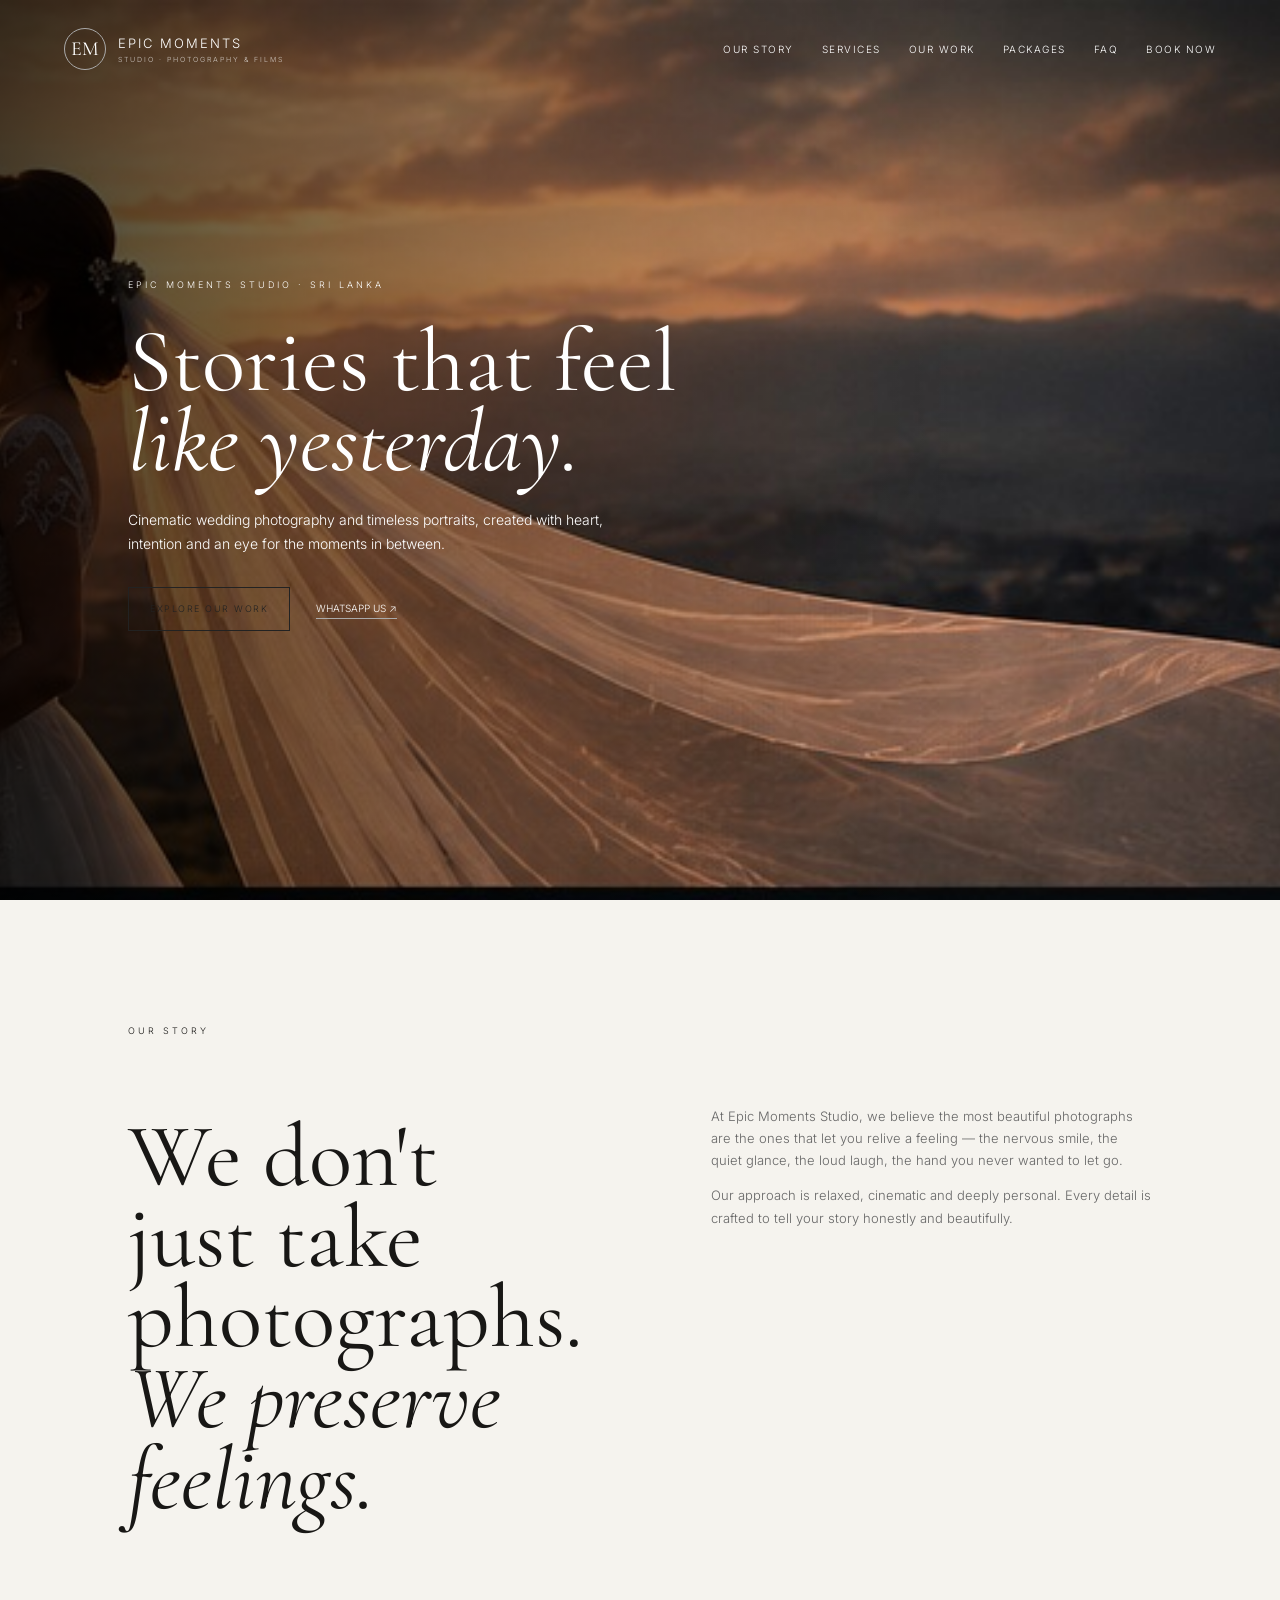
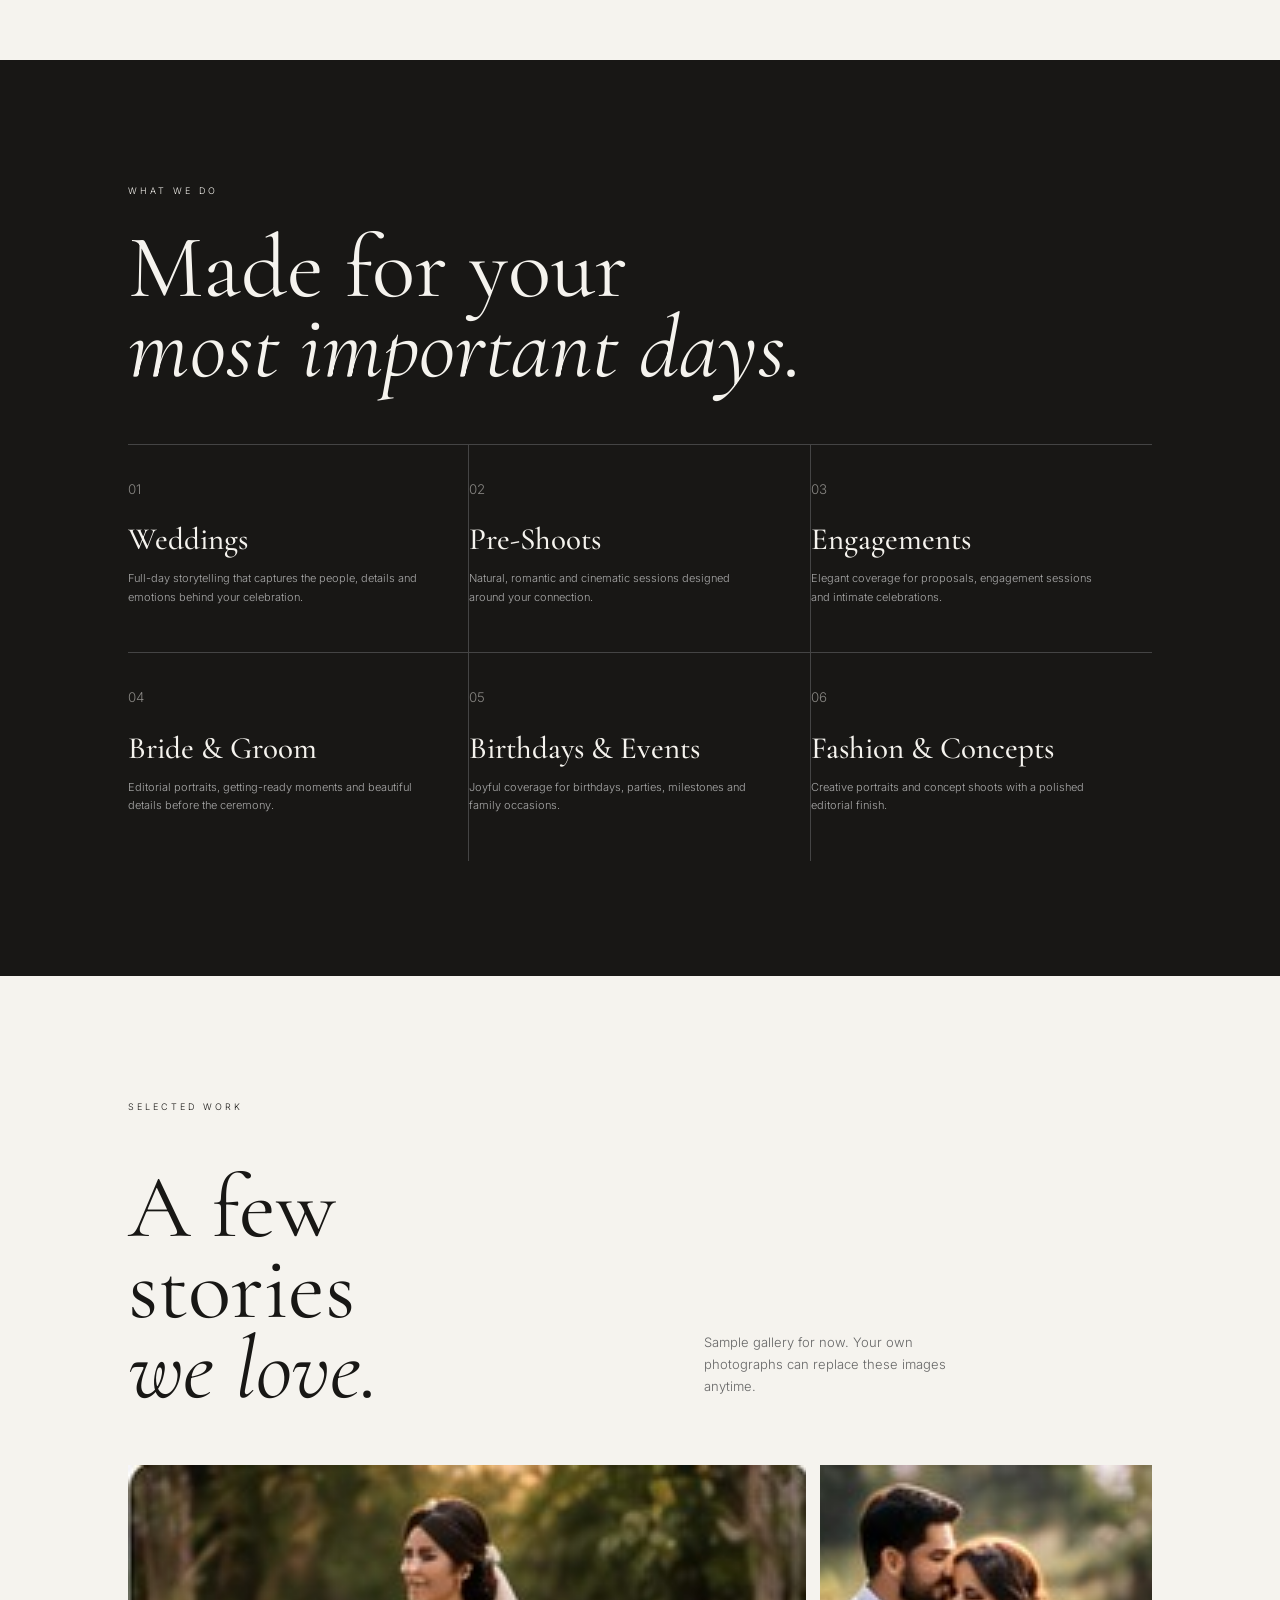
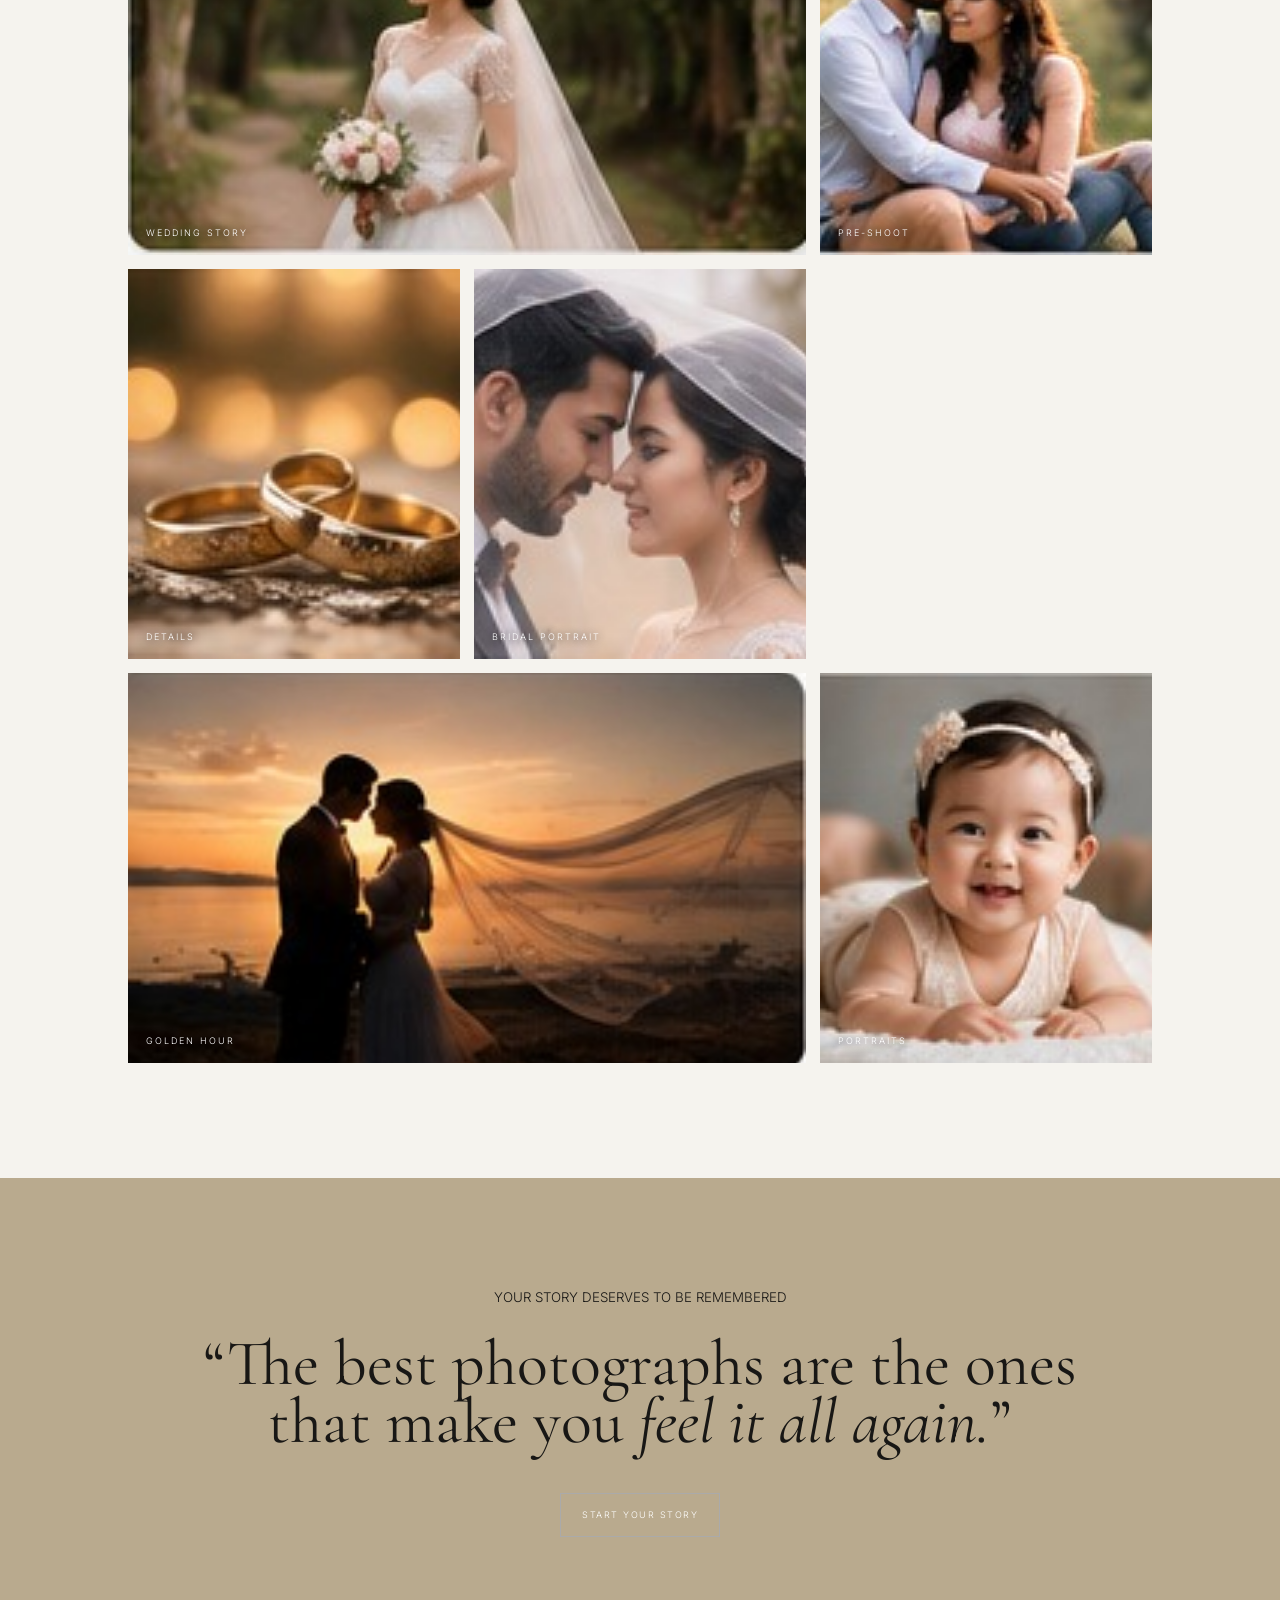
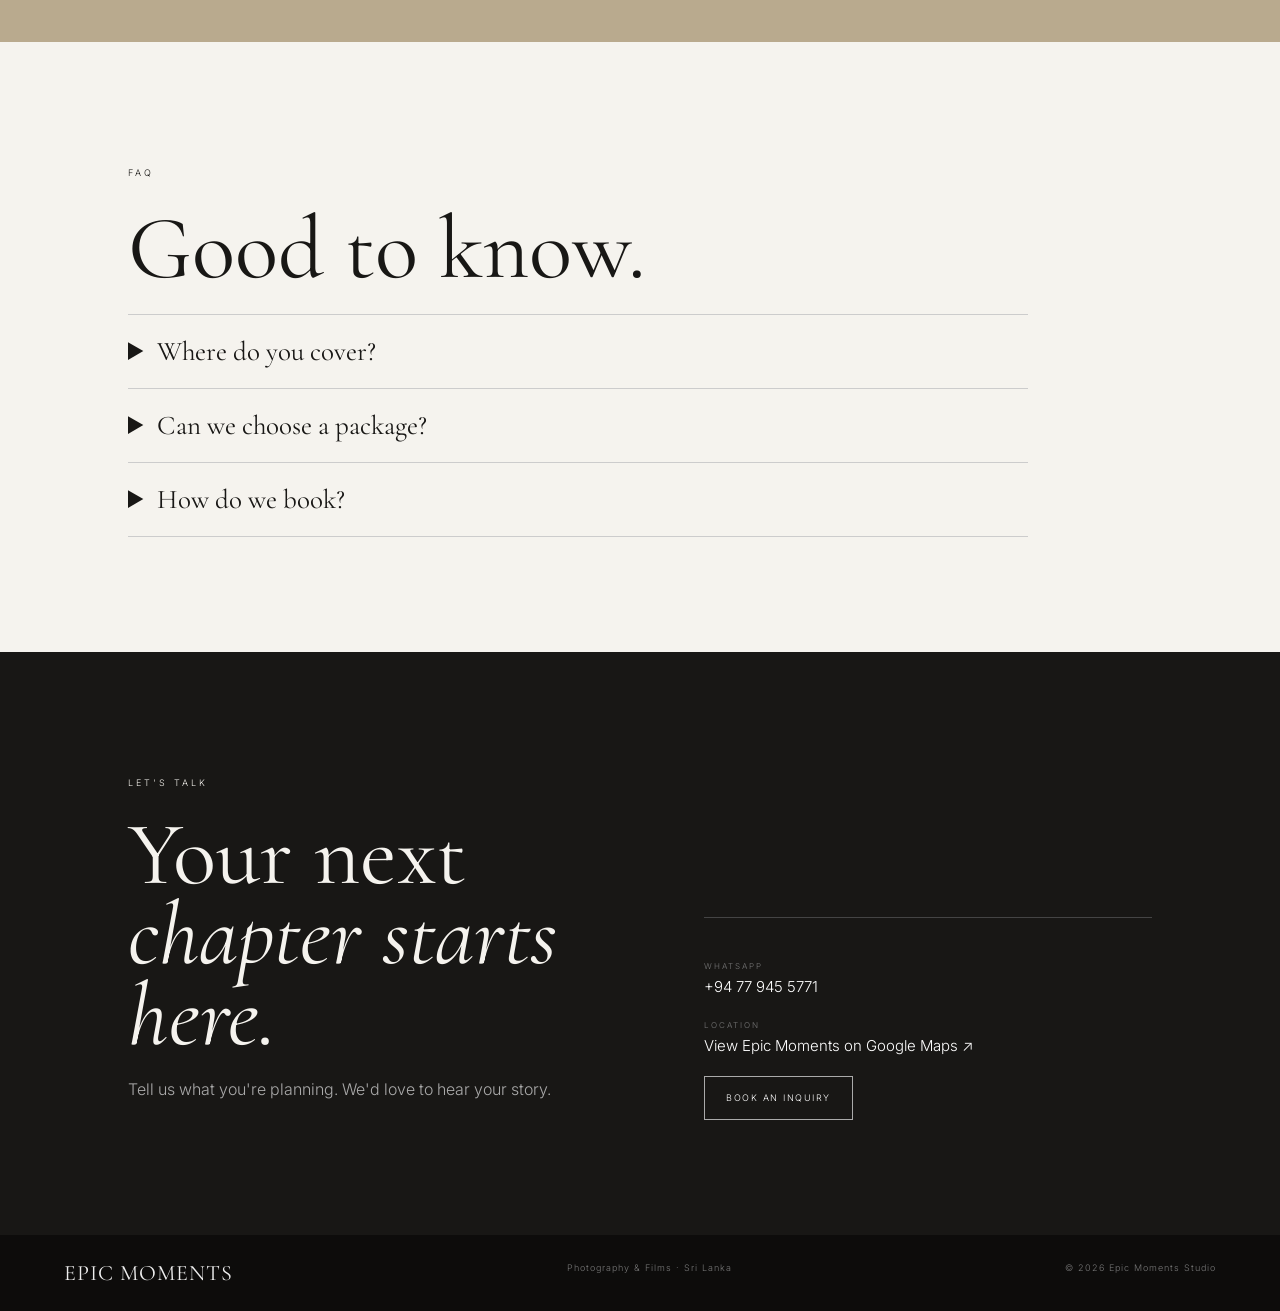
<file: index_clean.html>
<!doctype html>
<html lang="en">
<head>
<meta charset="utf-8">
<meta name="viewport" content="width=device-width,initial-scale=1">
<title>Epic Moments Studio | Photography & Films</title>
<meta name="description" content="Epic Moments Studio — cinematic wedding, pre-shoot and portrait photography in Sri Lanka.">
<link rel="preconnect" href="https://fonts.googleapis.com">
<link rel="preconnect" href="https://fonts.gstatic.com" crossorigin>
<link href="https://fonts.googleapis.com/css2?family=Cormorant+Garamond:wght@400;500;600&family=Inter:wght@300;400;500&display=swap" rel="stylesheet">
<link rel="stylesheet" href="style.css">
</head>
<body>
<header>
  <a class="brand" href="#top"><b>EM</b><span>EPIC MOMENTS<small>STUDIO · PHOTOGRAPHY & FILMS</small></span></a>
  <nav>
    <a href="#story">Our Story</a>
    <a href="#services">Services</a>
    <a href="#work">Our Work</a>
    <a href="packages.html">Packages</a>
    <a href="#faq">FAQ</a>
    <a href="#contact">Book Now</a>
  </nav>
  <button class="menu">☰</button>
</header>
<main id="top">
<section class="hero">
  <img src="hero.jpg" alt="Wedding sample">
  <div class="shade"></div>
  <div class="heroText">
    <small>EPIC MOMENTS STUDIO · SRI LANKA</small>
    <h1>Stories that feel<br><i>like yesterday.</i></h1>
    <p>Cinematic wedding photography and timeless portraits, created with heart, intention and an eye for the moments in between.</p>
    <a class="btn" href="#work">Explore Our Work</a>
    <a class="link light" href="https://wa.me/94779455771">WhatsApp Us ↗</a>
  </div>
</section>
<section id="story" class="section">
  <label>OUR STORY</label>
  <div class="two">
    <h2>We don't just take photographs.<br><i>We preserve feelings.</i></h2>
    <div>
      <p>At Epic Moments Studio, we believe the most beautiful photographs are the ones that let you relive a feeling — the nervous smile, the quiet glance, the loud laugh, the hand you never wanted to let go.</p>
      <p>Our approach is relaxed, cinematic and deeply personal. Every detail is crafted to tell your story honestly and beautifully.</p>
    </div>
  </div>
</section>
<section id="services" class="section dark">
  <label>WHAT WE DO</label>
  <h2>Made for your<br><i>most important days.</i></h2>
  <div class="services">
    <article><small>01</small><h3>Weddings</h3><p>Full-day storytelling that captures the people, details and emotions behind your celebration.</p></article>
    <article><small>02</small><h3>Pre-Shoots</h3><p>Natural, romantic and cinematic sessions designed around your connection.</p></article>
    <article><small>03</small><h3>Engagements</h3><p>Elegant coverage for proposals, engagement sessions and intimate celebrations.</p></article>
    <article><small>04</small><h3>Bride & Groom</h3><p>Editorial portraits, getting-ready moments and beautiful details before the ceremony.</p></article>
    <article><small>05</small><h3>Birthdays & Events</h3><p>Joyful coverage for birthdays, parties, milestones and family occasions.</p></article>
    <article><small>06</small><h3>Fashion & Concepts</h3><p>Creative portraits and concept shoots with a polished editorial finish.</p></article>
  </div>
</section>
<section id="work" class="section">
  <label>SELECTED WORK</label>
  <div class="head"><h2>A few stories<br><i>we love.</i></h2><p>Sample gallery for now. Your own photographs can replace these images anytime.</p></div>
  <div class="gallery">
    <figure class="wide"><img src="wedding.jpg" alt="WEDDING STORY"><figcaption>WEDDING STORY</figcaption></figure>
    <figure><img src="couple.jpg" alt="PRE-SHOOT"><figcaption>PRE-SHOOT</figcaption></figure>
    <figure><img src="rings.jpg" alt="DETAILS"><figcaption>DETAILS</figcaption></figure>
    <figure><img src="bride.jpg" alt="BRIDAL PORTRAIT"><figcaption>BRIDAL PORTRAIT</figcaption></figure>
    <figure class="wide"><img src="sunset.jpg" alt="GOLDEN HOUR"><figcaption>GOLDEN HOUR</figcaption></figure>
    <figure><img src="baby.jpg" alt="PORTRAITS"><figcaption>PORTRAITS</figcaption></figure>
  </div>
</section>
<section class="quote">
  <small>YOUR STORY DESERVES TO BE REMEMBERED</small>
  <h2>“The best photographs are the ones that make you <i>feel it all again.</i>”</h2>
  <a class="btn white" href="https://wa.me/94779455771?text=Hello%20Epic%20Moments%2C%20I%20would%20like%20to%20make%20an%20inquiry%20about%20your%20photography%20services.">Start Your Story</a>
</section>
<section id="faq" class="section">
  <label>FAQ</label>
  <h2>Good to know.</h2>
  <div class="faq">
    <details><summary>Where do you cover?</summary><p>Epic Moments Studio is available for shoots and weddings across Sri Lanka.</p></details>
    <details><summary>Can we choose a package?</summary><p>Yes. Packages can be tailored around coverage hours, albums and additional services.</p></details>
    <details><summary>How do we book?</summary><p>Send your date and requirements on WhatsApp and we will guide you through availability and booking.</p></details>
  </div>
</section>
<section id="contact" class="section dark contact">
  <div><label>LET'S TALK</label><h2>Your next<br><i>chapter starts here.</i></h2><p>Tell us what you're planning. We'd love to hear your story.</p></div>
  <div class="card">
    <small>WHATSAPP</small><a href="https://wa.me/94779455771">+94 77 945 5771</a>
    <small>LOCATION</small><a href="https://maps.app.goo.gl/KuVDJZSEbrnYYhFa6">View Epic Moments on Google Maps ↗</a>
    <a class="btn white" href="https://wa.me/94779455771?text=Hello%20Epic%20Moments%2C%20I%20would%20like%20to%20make%20an%20inquiry%20about%20your%20photography%20services.">Book an Inquiry</a>
  </div>
</section>
</main>
<footer><b>EPIC MOMENTS</b><span>Photography & Films · Sri Lanka</span><span>© 2026 Epic Moments Studio</span></footer>
<script>document.querySelector('.menu').onclick=()=>document.querySelector('nav').classList.toggle('open');</script>
</body>
</html>
</file>
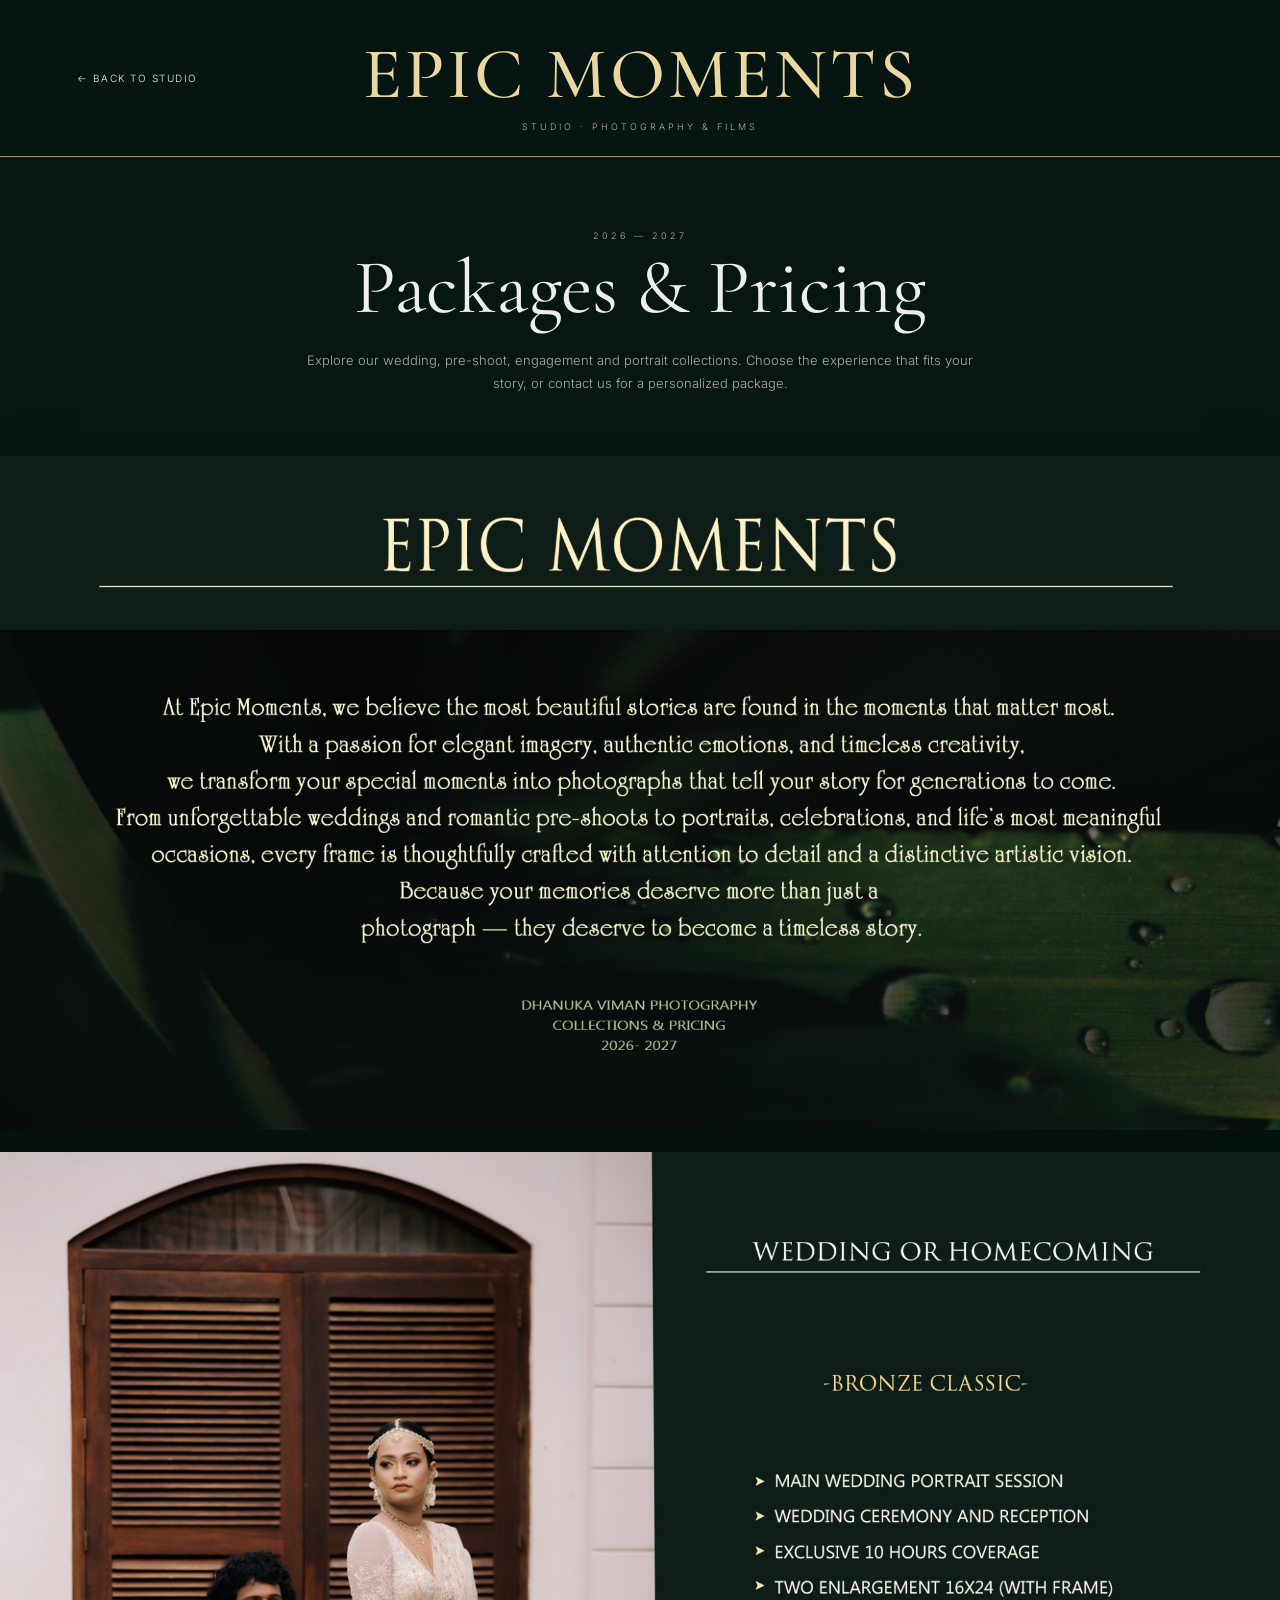
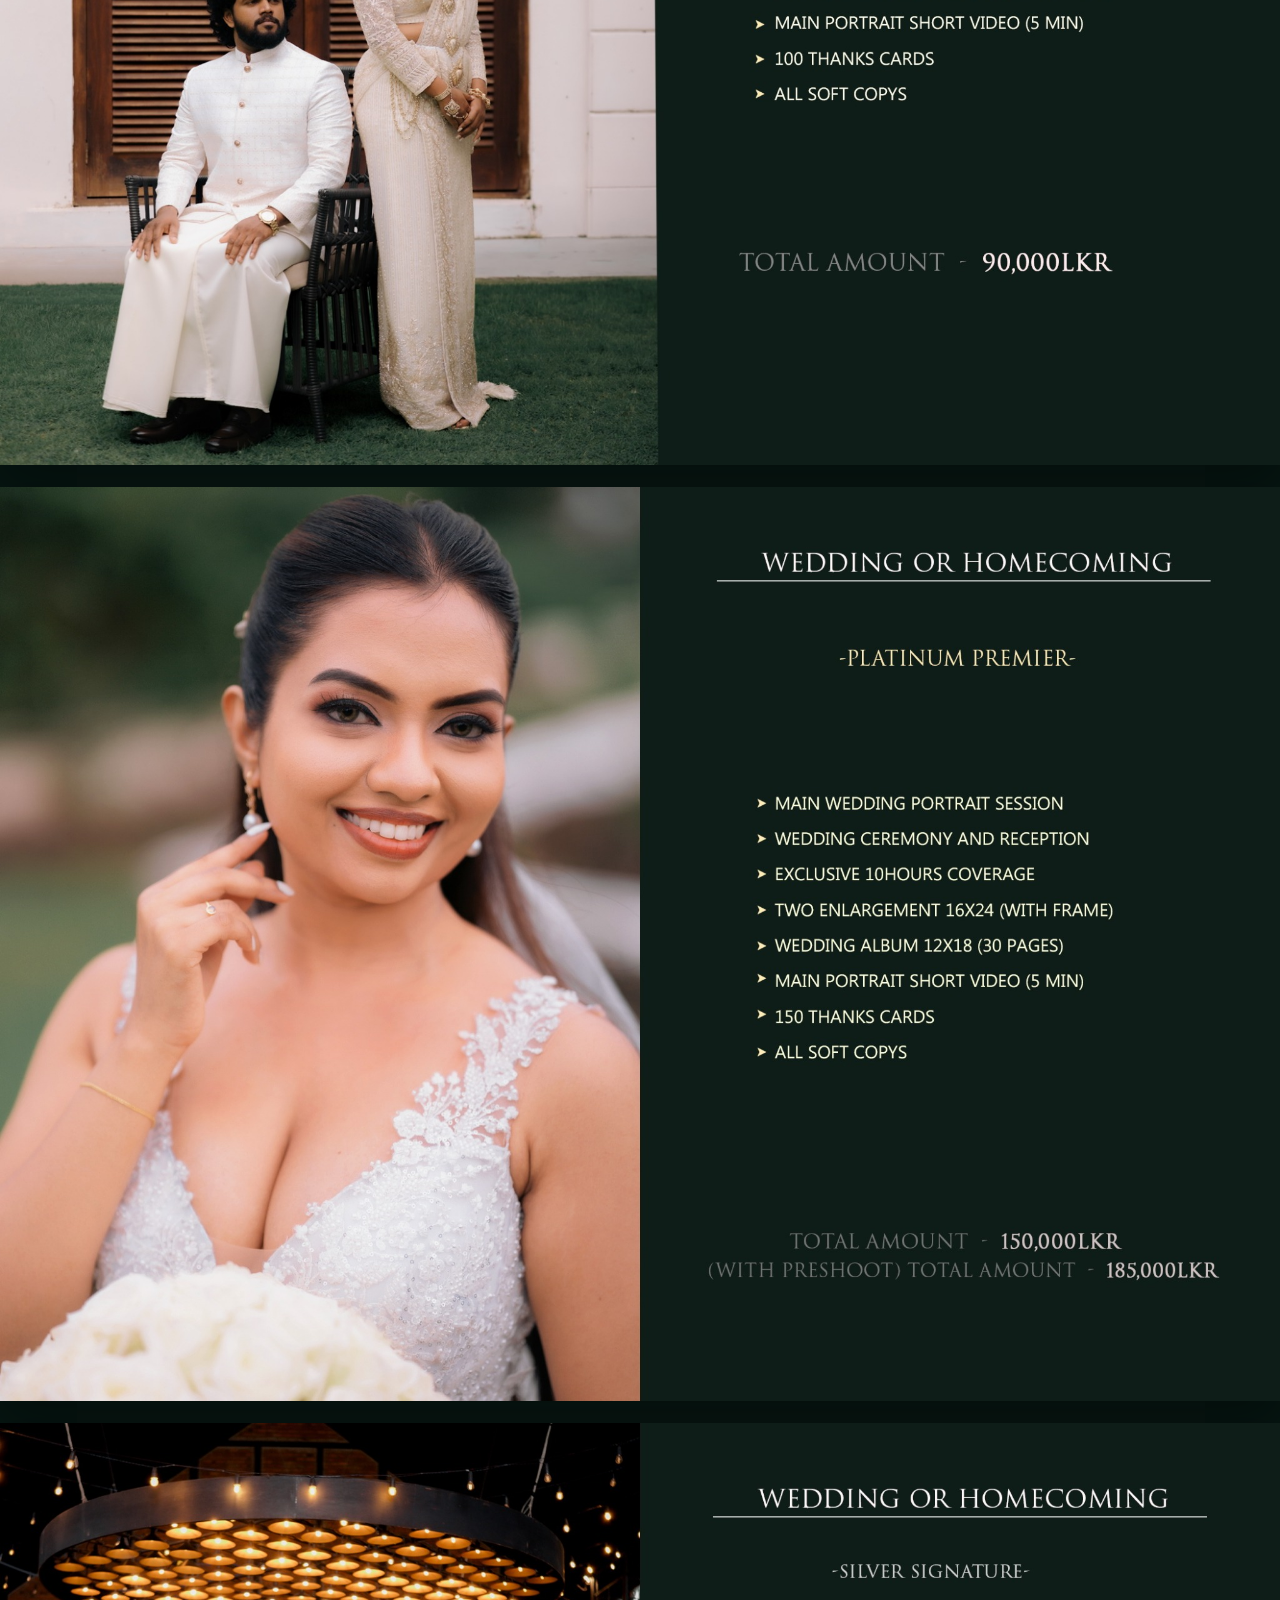
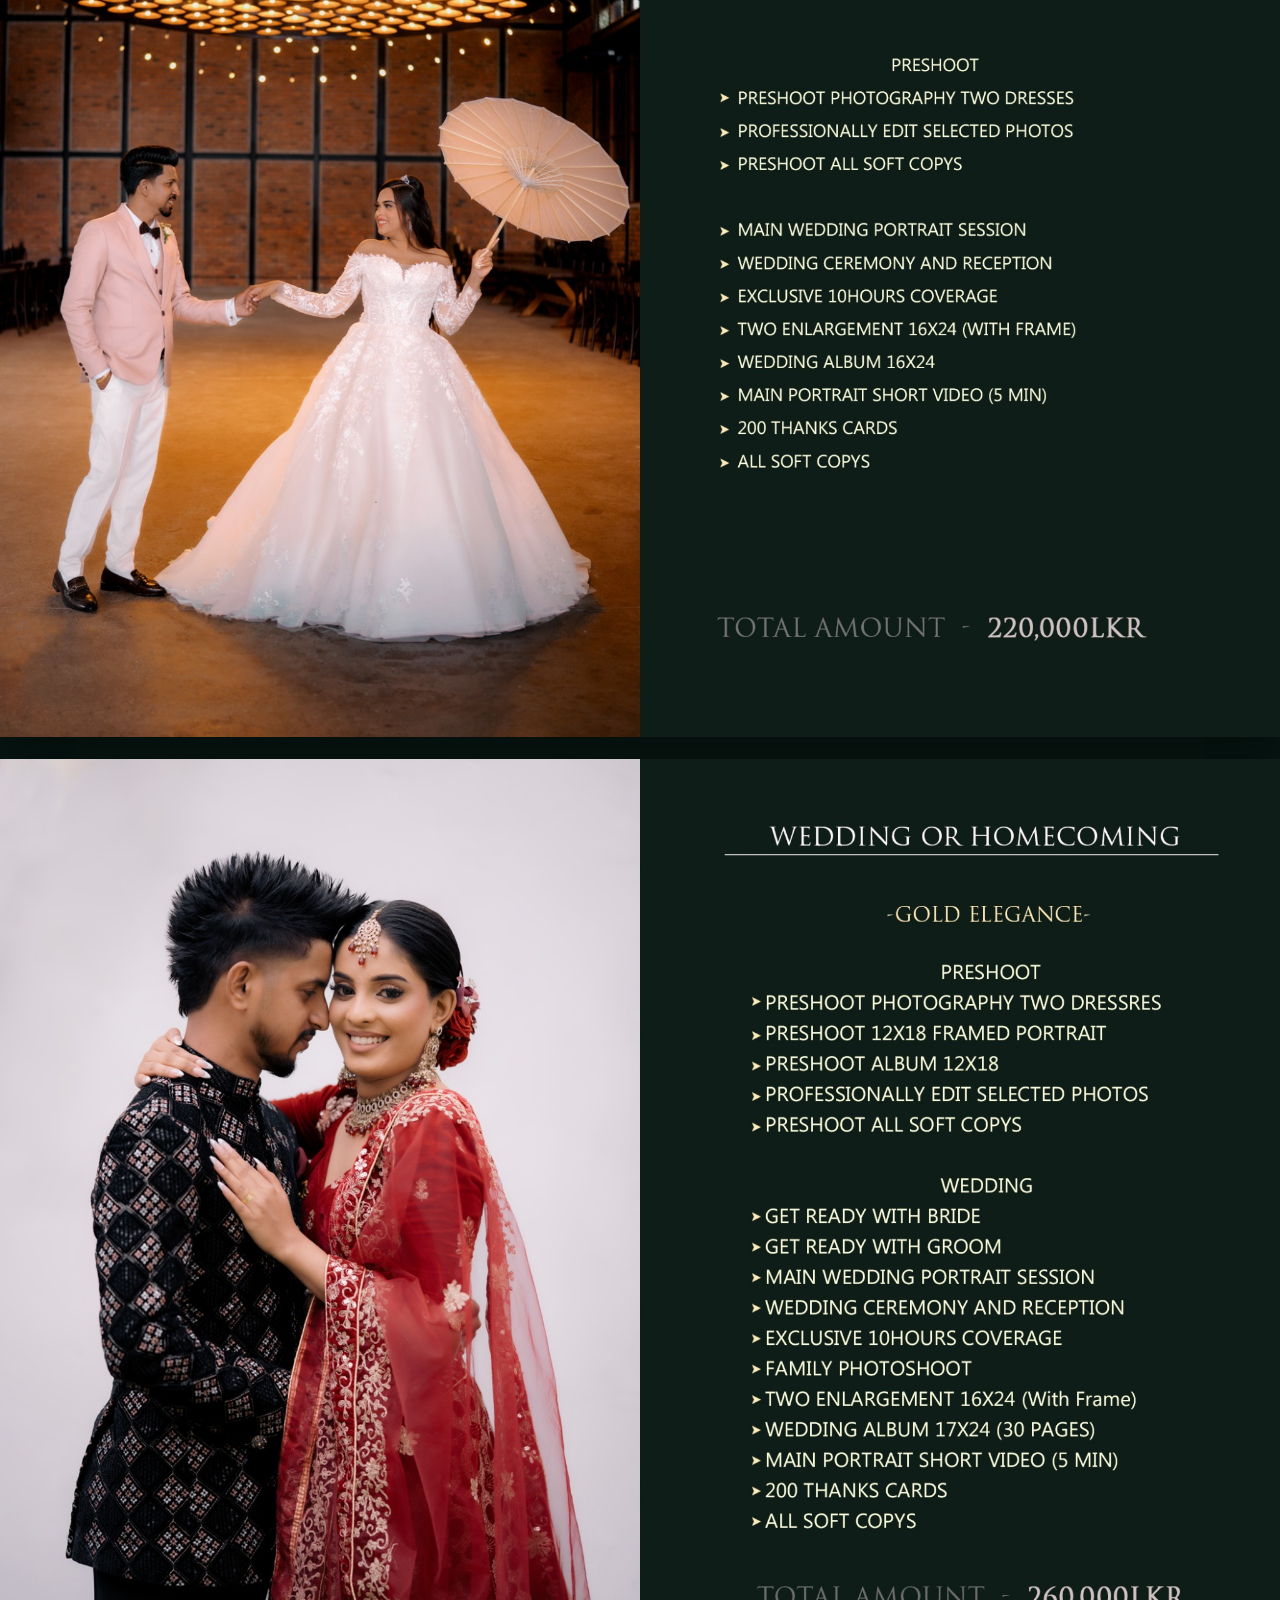
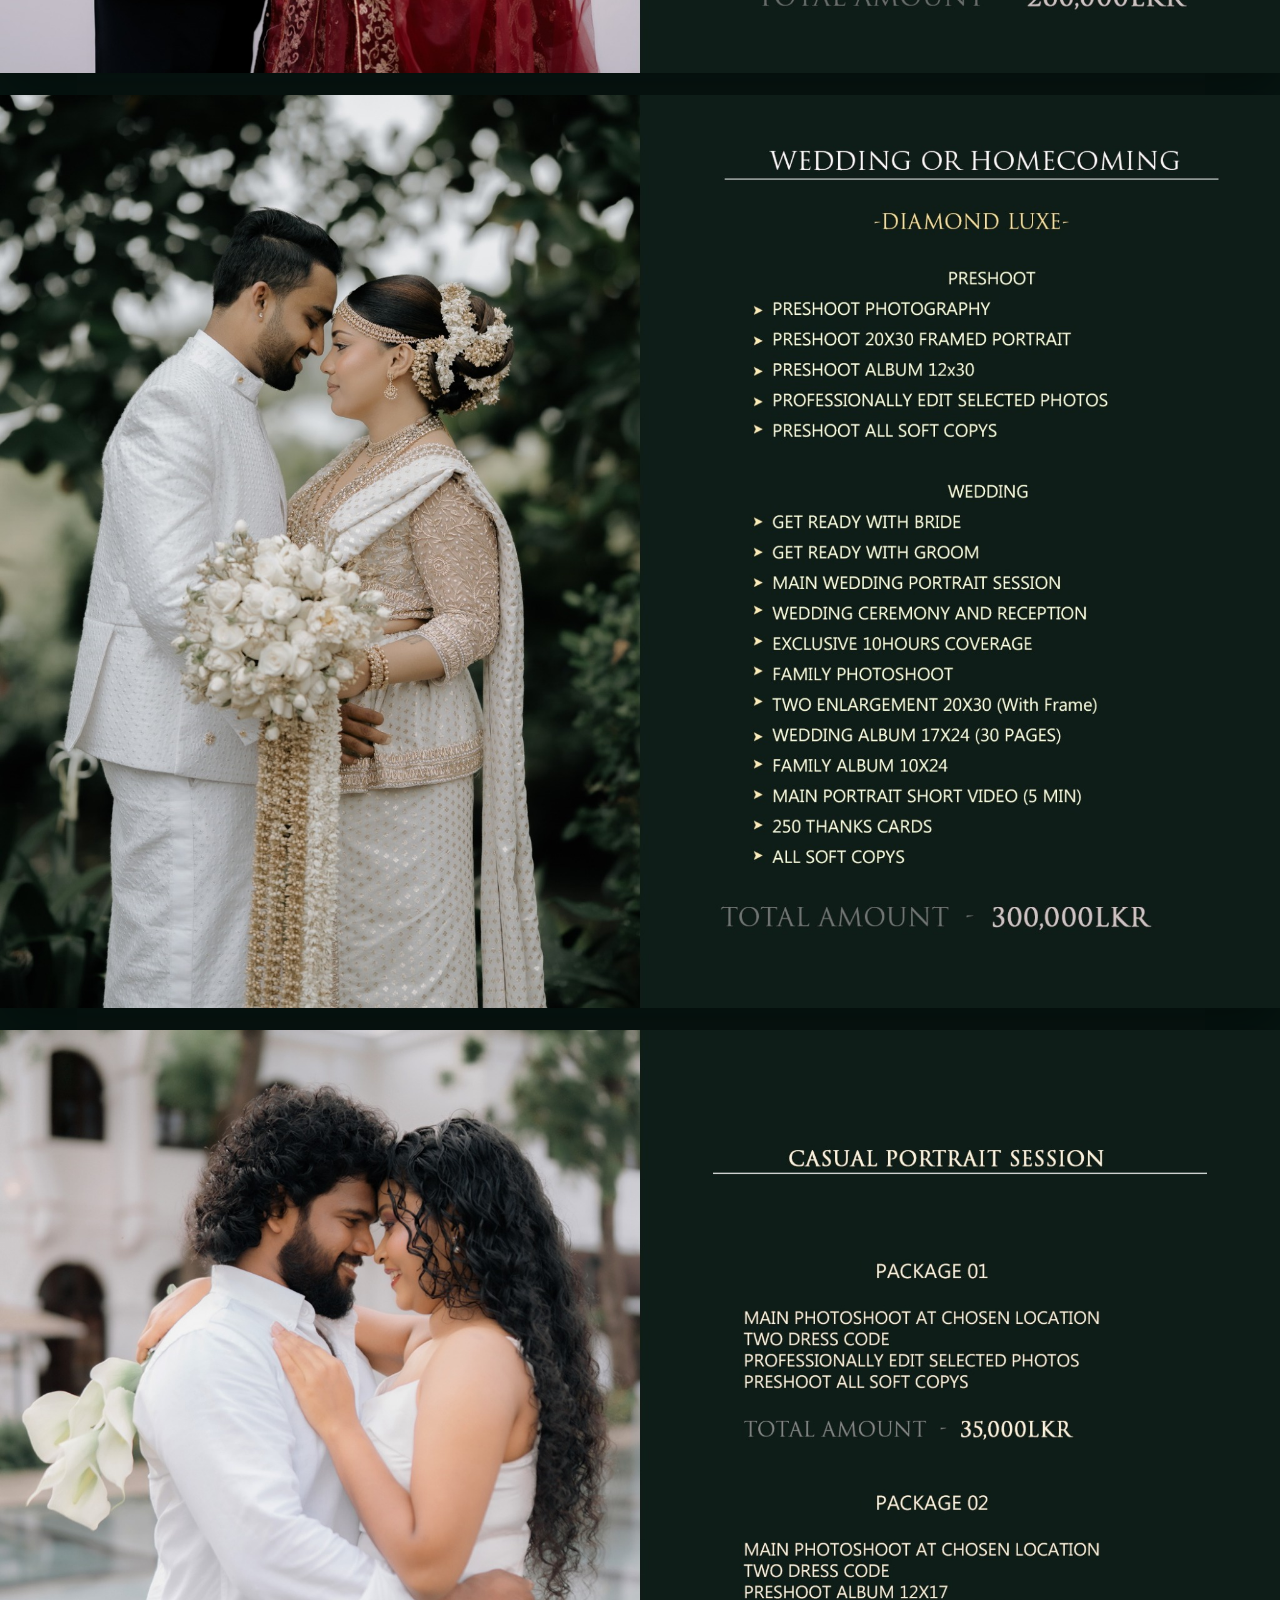
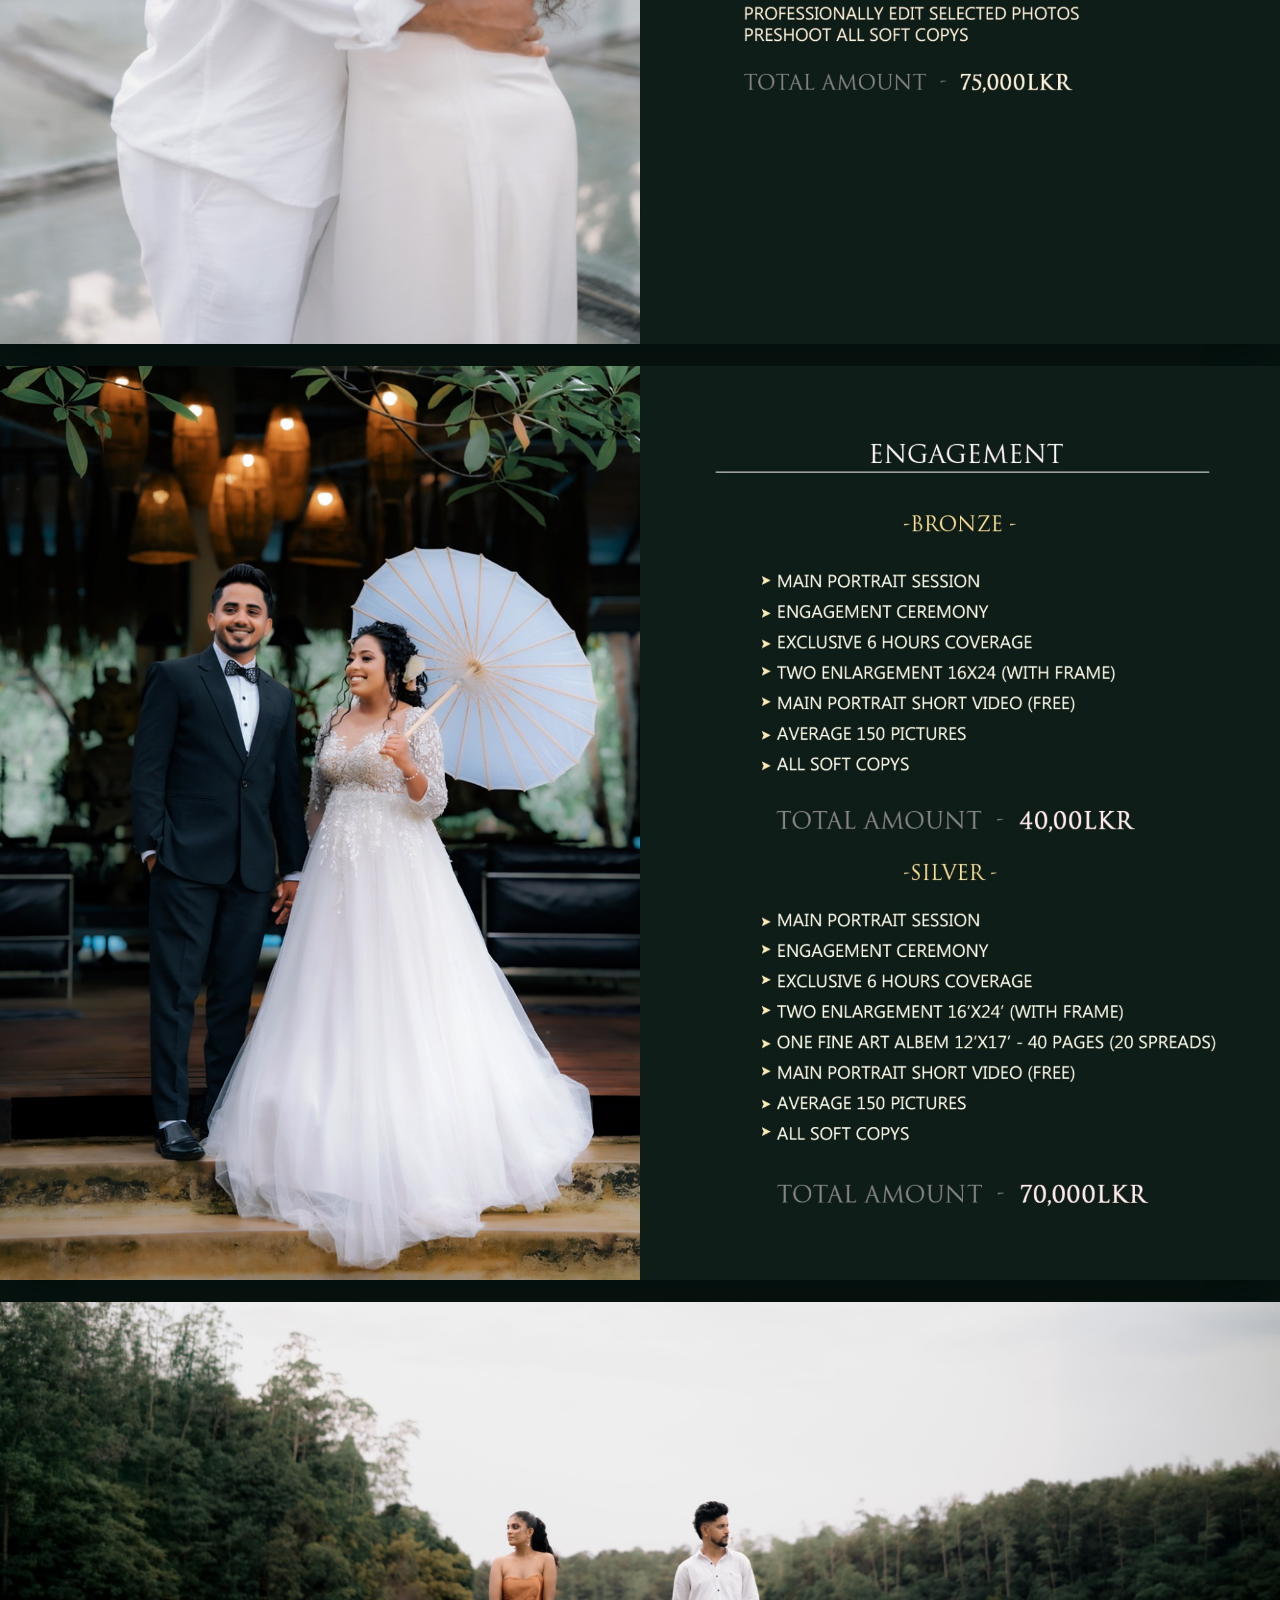
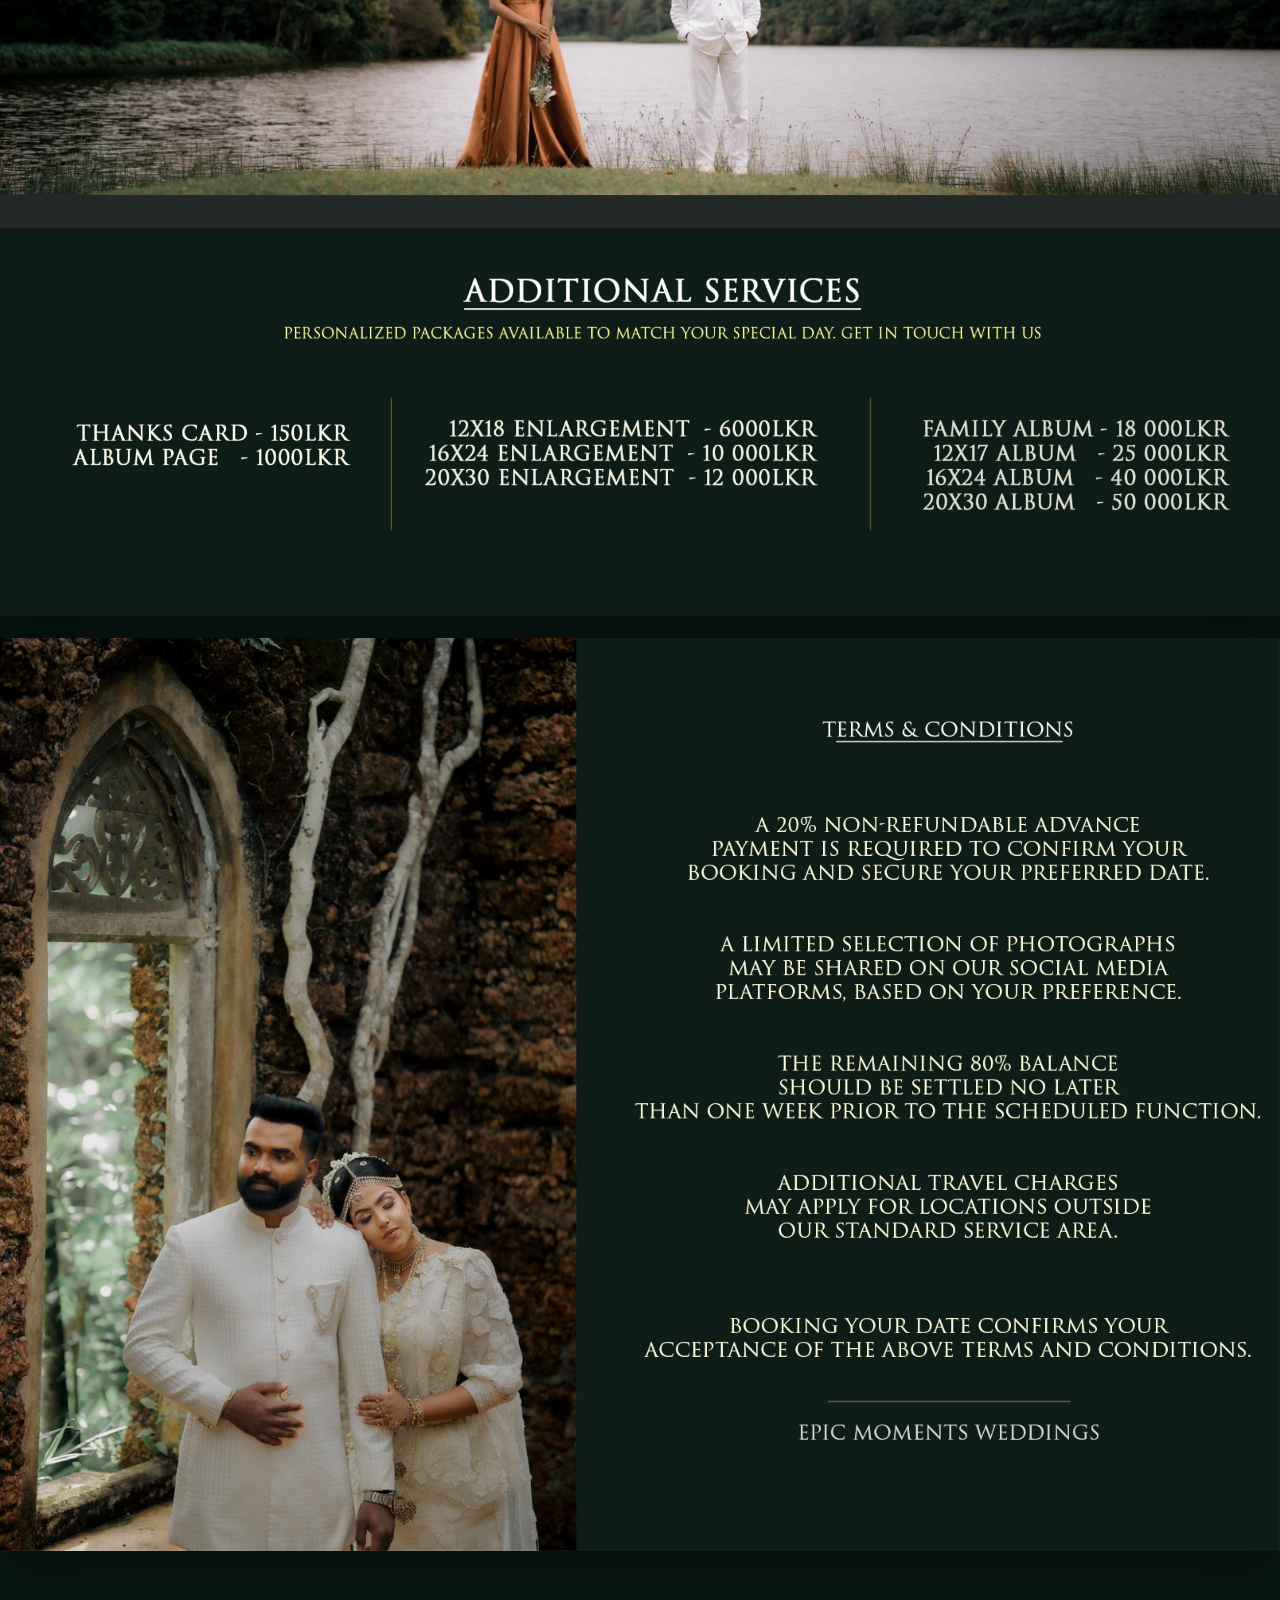
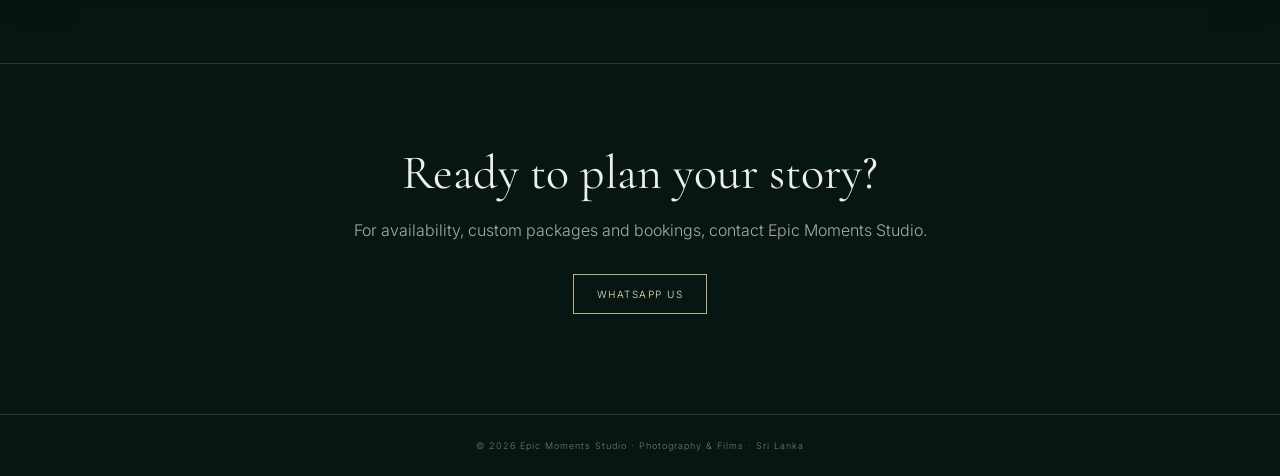
<file: packages.html>
<!doctype html>
<html lang="en">
<head>
<meta charset="utf-8">
<meta name="viewport" content="width=device-width,initial-scale=1">
<title>Packages & Pricing | Epic Moments Studio</title>
<meta name="description" content="Epic Moments Studio wedding, pre-shoot, engagement and portrait photography packages.">
<link rel="preconnect" href="https://fonts.googleapis.com">
<link rel="preconnect" href="https://fonts.gstatic.com" crossorigin>
<link href="https://fonts.googleapis.com/css2?family=Cormorant+Garamond:wght@400;500;600&family=Inter:wght@300;400;500&display=swap" rel="stylesheet">
<style>
*{box-sizing:border-box}html{scroll-behavior:smooth}body{margin:0;background:#071612;color:#eee;font-family:Inter,Arial,sans-serif;font-weight:300}
.top{padding:30px 6vw 24px;text-align:center;border-bottom:1px solid #9f936d;position:sticky;top:0;background:rgba(7,22,18,.96);z-index:5}
.logo{font:500 clamp(38px,6vw,72px) 'Cormorant Garamond';letter-spacing:3px;color:#e9d9a1;margin:0}
.sub{font-size:9px;letter-spacing:3px;color:#b9b29d;margin-top:3px}
.back{position:absolute;left:6vw;top:50%;transform:translateY(-50%);color:#eee;text-decoration:none;font-size:10px;letter-spacing:1.5px;text-transform:uppercase}
.hero{text-align:center;padding:70px 8vw 50px}.hero h1{font:400 clamp(45px,6vw,78px) 'Cormorant Garamond';margin:0 0 15px}.hero p{max-width:700px;margin:auto;color:#aaa;font-size:13px;line-height:1.8}
.guide{width:100%;max-width:none;margin:0 auto;padding:10px 0 90px}.page{margin:0 auto 22px;display:block;width:100%;max-width:none;height:auto;box-shadow:0 18px 50px rgba(0,0,0,.35)}
.cta{text-align:center;padding:80px 20px 100px;border-top:1px solid #28362f}.cta h2{font:400 48px 'Cormorant Garamond';margin:0 0 18px}.cta p{color:#aaa}.btn{display:inline-block;margin-top:18px;border:1px solid #b9ad85;color:#f2e6bb;padding:13px 23px;text-decoration:none;text-transform:uppercase;font-size:10px;letter-spacing:1.5px}
footer{text-align:center;border-top:1px solid #28362f;padding:25px;color:#777;font-size:9px;letter-spacing:1px}
@media(max-width:700px){.back{position:static;display:inline-block;transform:none;margin-bottom:8px}.top{position:relative}.guide{padding:5px 0 55px}.page{margin-bottom:10px}.hero{padding:55px 7vw 35px}}
</style>
</head>
<body>
<header class="top">
<a class="back" href="index.html">← Back to Studio</a>
<h1 class="logo">EPIC MOMENTS</h1>
<div class="sub">STUDIO · PHOTOGRAPHY & FILMS</div>
</header>
<section class="hero">
<div class="sub">2026 — 2027</div>
<h1>Packages & Pricing</h1>
<p>Explore our wedding, pre-shoot, engagement and portrait collections. Choose the experience that fits your story, or contact us for a personalized package.</p>
</section>
<main class="guide">
<img class="page" src="package-cover.jpg" alt="Epic Moments packages introduction">
<img class="page" src="package01.jpg" alt="Bronze Classic wedding package">
<img class="page" src="package02.jpg" alt="Platinum Premier wedding package">
<img class="page" src="package03.jpg" alt="Silver Signature wedding package">
<img class="page" src="package04.jpg" alt="Gold Elegance wedding package">
<img class="page" src="package05.jpg" alt="Diamond Luxe wedding package">
<img class="page" src="package06.jpg" alt="Casual portrait session packages">
<img class="page" src="package07.jpg" alt="Engagement packages">
<img class="page" src="package08.jpg" alt="Additional services and pricing">
<img class="page" src="package09.jpg" alt="Terms and conditions">
</main>
<section class="cta">
<h2>Ready to plan your story?</h2>
<p>For availability, custom packages and bookings, contact Epic Moments Studio.</p>
<a class="btn" href="https://wa.me/94779455771?text=Hello%20Epic%20Moments%2C%20I%20would%20like%20to%20see%20your%20packages%20and%20make%20an%20inquiry.">WhatsApp Us</a>
</section>
<footer>© 2026 Epic Moments Studio · Photography & Films · Sri Lanka</footer>
</body>
</html>
</file>
<file: style.css>
*{box-sizing:border-box}html{scroll-behavior:smooth}body{margin:0;background:#f5f3ee;color:#181715;font-family:Inter,Arial,sans-serif;font-weight:300;line-height:1.7}header{position:absolute;z-index:5;top:0;left:0;right:0;padding:28px 5vw;display:flex;justify-content:space-between;align-items:center;color:#fff}.brand{display:flex;align-items:center;gap:12px;color:#fff;text-decoration:none}.brand b{border:1px solid #aaa;border-radius:50%;width:42px;height:42px;display:grid;place-items:center;font:20px 'Cormorant Garamond'}.brand span{font-size:13px;letter-spacing:2px}.brand small{display:block;font-size:7px;letter-spacing:2px;opacity:.7}nav{display:flex;gap:28px}nav a{color:#fff;text-decoration:none;text-transform:uppercase;font-size:10px;letter-spacing:1.5px}.menu{display:none;background:none;border:0;color:#fff;font-size:24px}.hero{height:100vh;min-height:650px;position:relative;color:#fff;display:flex;align-items:center}.hero>img{position:absolute;inset:0;width:100%;height:100%;object-fit:cover}.shade{position:absolute;inset:0;background:linear-gradient(90deg,#000b,transparent 75%)}.heroText{position:relative;z-index:2;margin-left:10vw;max-width:720px}.heroText>small,label{font-size:9px;letter-spacing:3px}.hero h1,h2{font:400 clamp(55px,7vw,100px)/.9 'Cormorant Garamond';margin:25px 0}.hero h1 i,h2 i{font-weight:400}.heroText p{max-width:520px;font-size:14px}.btn{display:inline-block;border:1px solid #222;padding:13px 21px;text-decoration:none;color:#222;text-transform:uppercase;font-size:9px;letter-spacing:1.5px;margin-top:18px}.white{border-color:#aaa;color:#fff}.link{margin-left:22px;text-transform:uppercase;font-size:10px;text-decoration:none;border-bottom:1px solid #aaa;padding-bottom:4px}.light{color:#fff}.section{padding:115px 10vw}.two,.head,.contact{display:grid;grid-template-columns:1fr 1fr;gap:10vw;margin-top:50px}.two p,.head p{color:#666;font-size:13px}.dark{background:#181715;color:#f5f3ee}.dark p{color:#aaa}.services{display:grid;grid-template-columns:repeat(3,1fr);margin-top:55px}.services article{padding:30px 25px 35px 0;border-top:1px solid #444;border-right:1px solid #444;min-height:190px}.services article:nth-child(3n){border-right:0}.services small{opacity:.5}.services h3{font:500 31px 'Cormorant Garamond';margin:18px 0 5px}.services p{font-size:11px;max-width:290px}.head{align-items:end}.head h2{margin:0}.head p{max-width:290px}.gallery{display:grid;grid-template-columns:repeat(3,1fr);gap:14px;margin-top:55px}.gallery figure{margin:0;height:390px;position:relative;overflow:hidden}.gallery .wide{grid-column:span 2}.gallery img{width:100%;height:100%;object-fit:cover;transition:.6s}.gallery figure:hover img{transform:scale(1.04)}figcaption{position:absolute;left:18px;bottom:15px;color:#fff;font-size:9px;letter-spacing:2px;text-shadow:0 1px 8px #000}.quote{background:#b9aa8e;padding:105px 10vw;text-align:center}.quote h2{max-width:900px;margin:25px auto;font-size:clamp(42px,5vw,70px)}.faq h2{margin:20px 0 50px}.faq{max-width:900px}.faq details{border-top:1px solid #ccc;padding:20px 0}.faq details:last-child{border-bottom:1px solid #ccc}.faq summary{font:400 27px 'Cormorant Garamond';cursor:pointer}.faq p{color:#666;font-size:12px}.contact{margin-top:0;align-items:end}.contact h2{margin:20px 0}.card{border-top:1px solid #444;padding-top:22px}.card small{display:block;color:#777;font-size:8px;letter-spacing:2px;margin-top:20px}.card a:not(.btn){display:block;color:#fff;text-decoration:none;font-size:15px}footer{background:#0d0c0b;color:#777;padding:25px 5vw;display:flex;justify-content:space-between;font-size:9px;letter-spacing:1px}footer b{font:22px 'Cormorant Garamond';color:#eee}@media(max-width:800px){header{padding:20px 6vw}.menu{display:block}nav{display:none;position:absolute;top:70px;left:5vw;right:5vw;background:#111;padding:20px;flex-direction:column}nav.open{display:flex}.heroText{margin-left:7vw;margin-right:7vw}.section{padding:80px 7vw}.two,.head,.contact{grid-template-columns:1fr;gap:30px}.services{grid-template-columns:1fr}.services article{border-right:0}.gallery{grid-template-columns:1fr 1fr}.gallery .wide{grid-column:span 2}footer{flex-direction:column;gap:8px;text-align:center}}@media(max-width:520px){.gallery{grid-template-columns:1fr}.gallery .wide{grid-column:span 1}.hero h1{font-size:58px}.link{display:inline-block;margin-top:15px;margin-left:0}}
</file>
